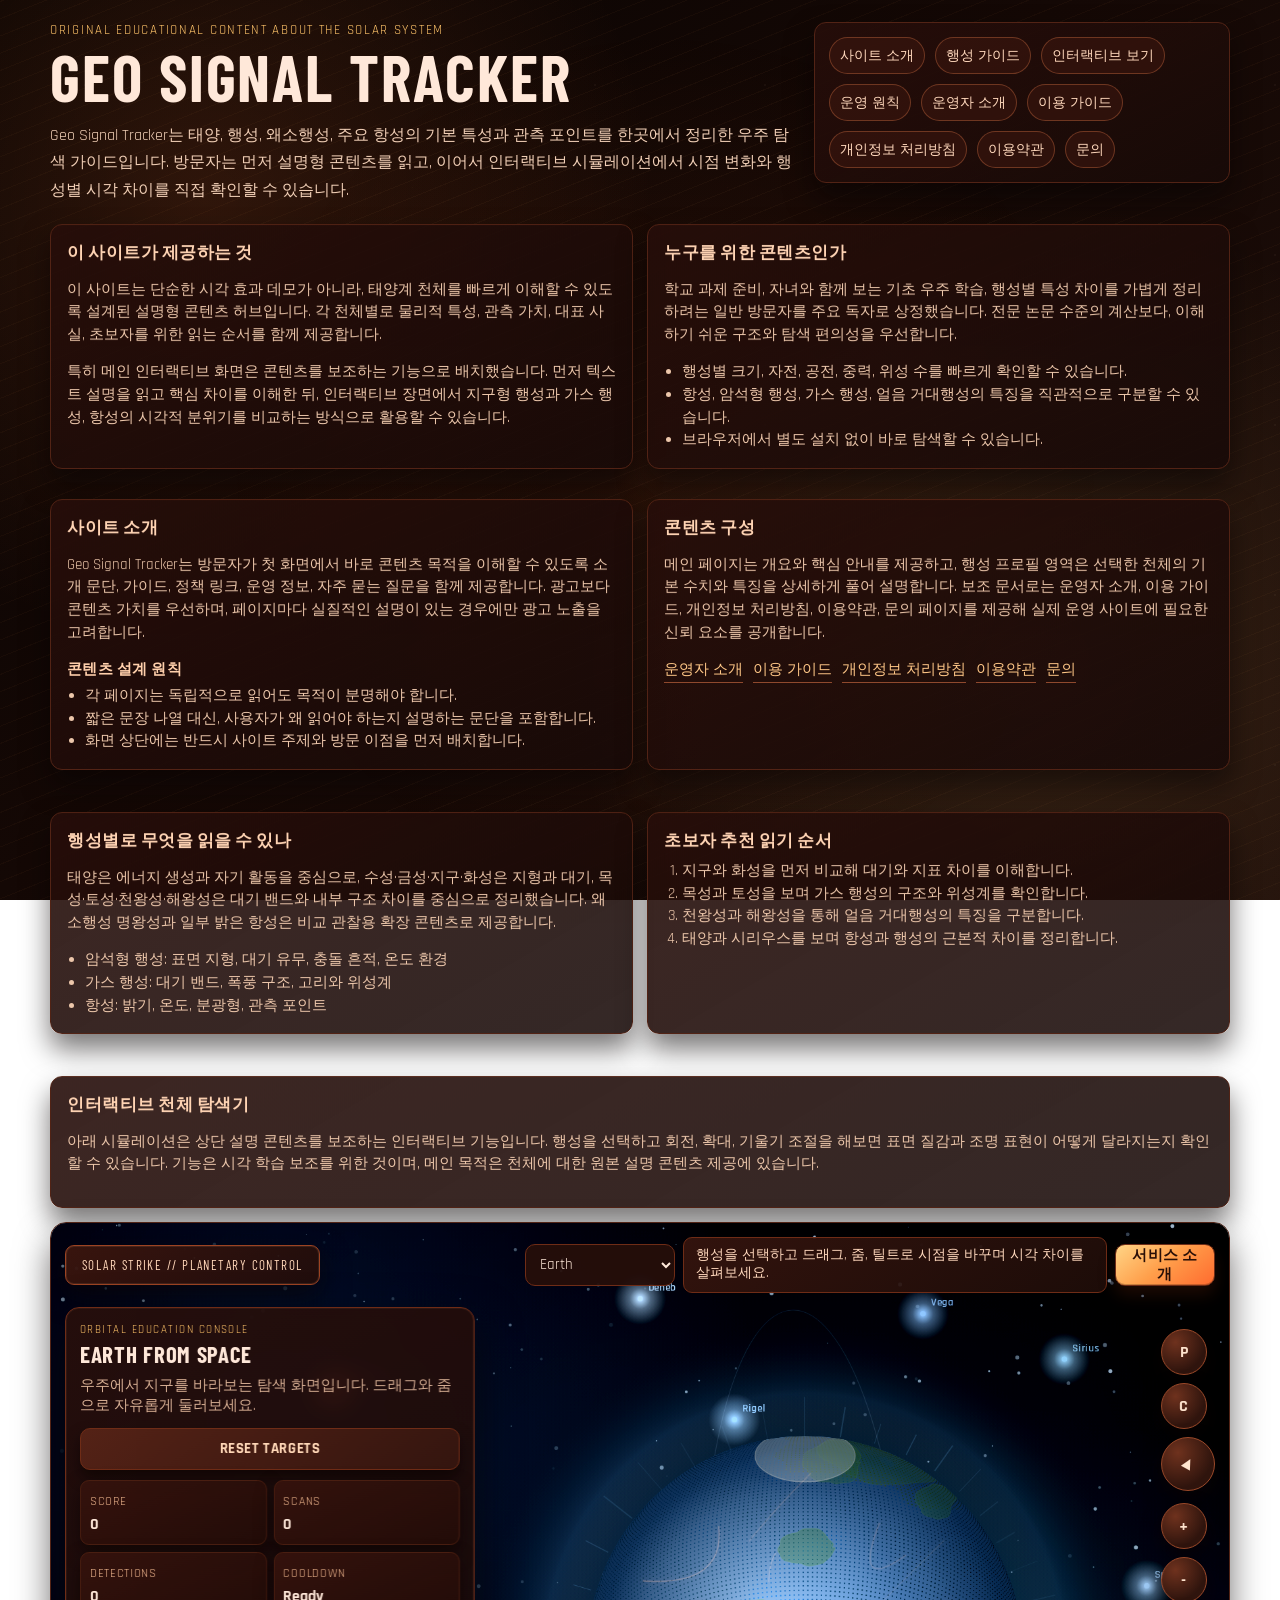
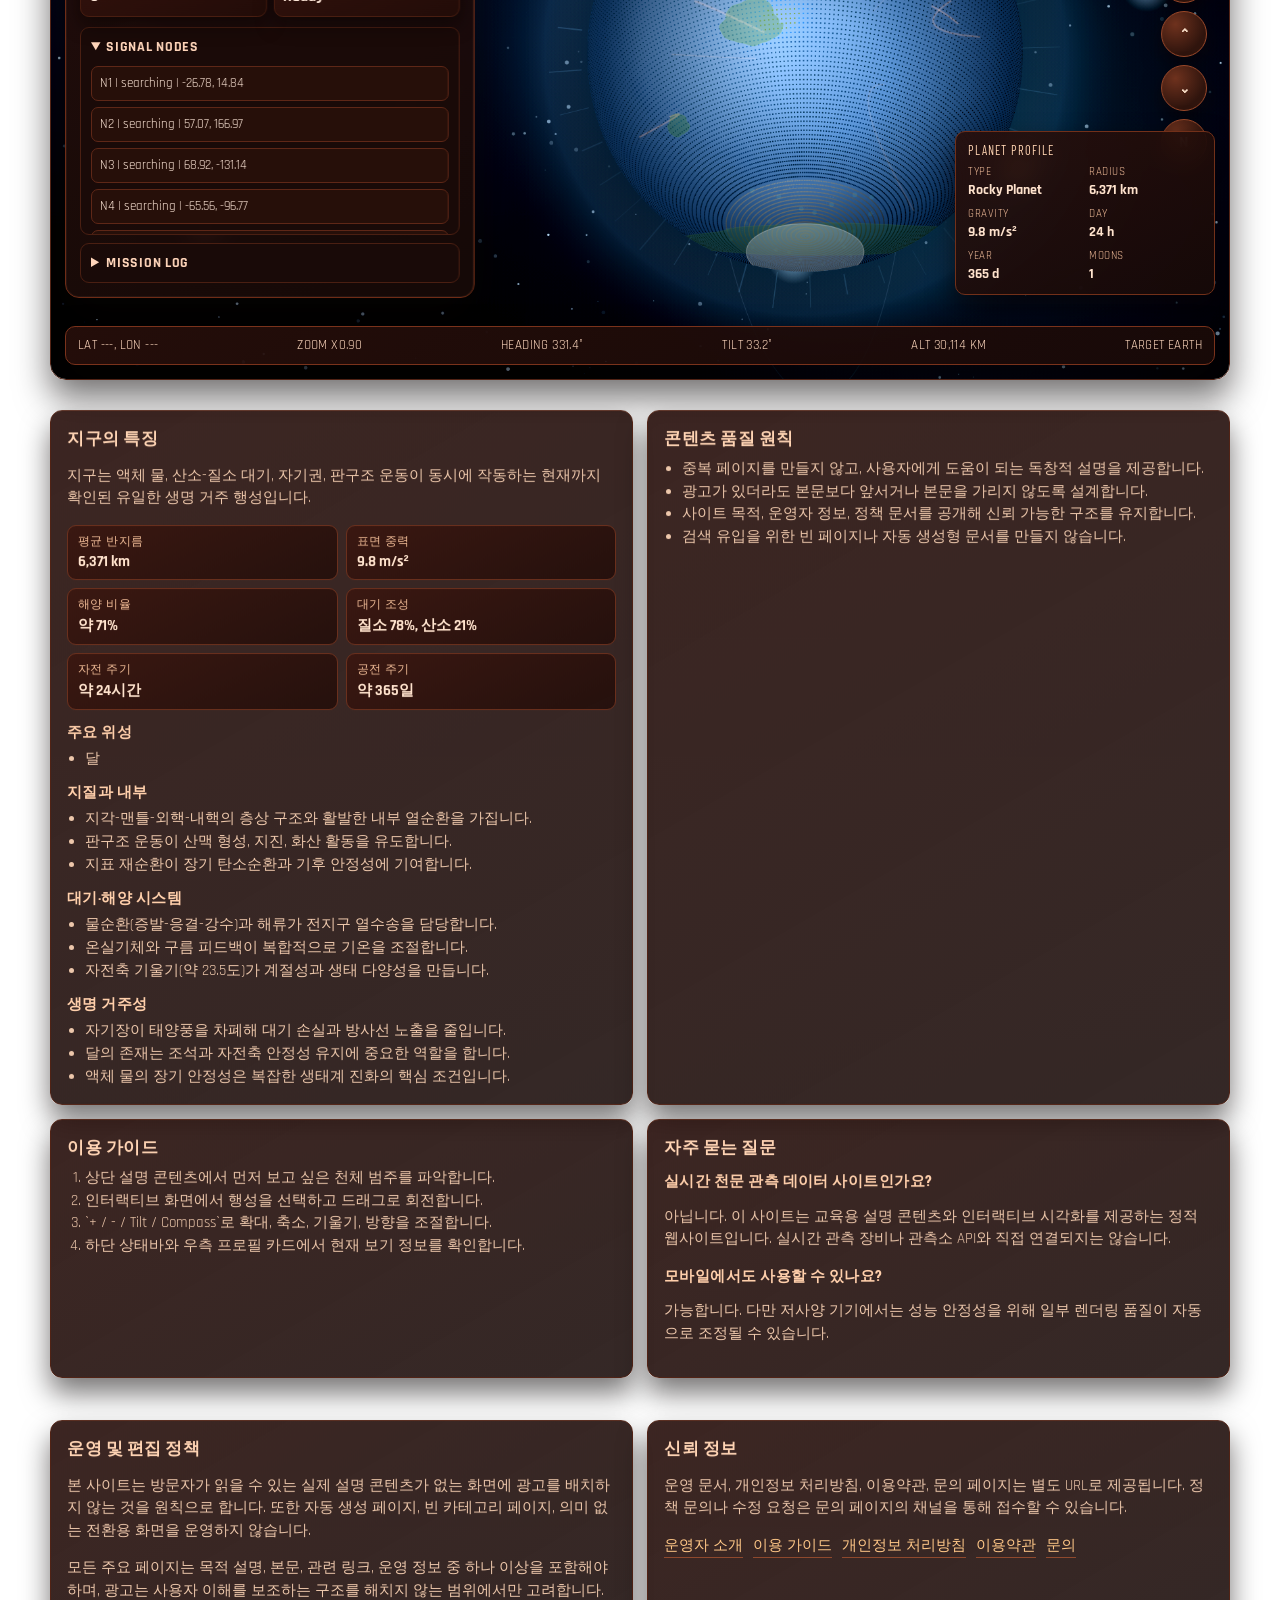
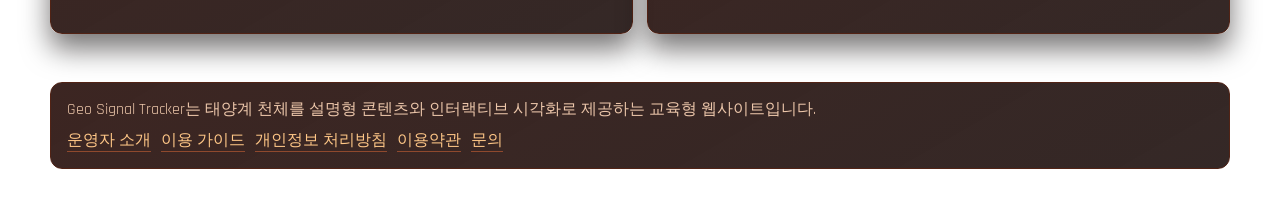
<file: index.html>
<!doctype html>
<html lang="ko">
<head>
  <meta charset="UTF-8" />
  <meta name="viewport" content="width=device-width, initial-scale=1.0" />
  <meta
    name="description"
    content="Geo Signal Tracker는 태양계 천체를 인터랙티브 시뮬레이션과 해설형 콘텐츠로 함께 제공하는 교육형 우주 탐색 웹사이트입니다."
  />
  <meta name="robots" content="index,follow,max-image-preview:large" />
  <meta name="google-adsense-account" content="ca-pub-2915741349735828" />
  <link rel="canonical" href="https://intheearth.web.app/" />
  <title>Geo Signal Tracker | 태양계 인터랙티브 가이드</title>
  <link rel="preconnect" href="https://fonts.googleapis.com" />
  <link rel="preconnect" href="https://fonts.gstatic.com" crossorigin />
  <link
    href="https://fonts.googleapis.com/css2?family=Barlow+Condensed:wght@500;700&family=Rajdhani:wght@400;500;700&display=swap"
    rel="stylesheet"
  />
  <link href="/style.css" rel="stylesheet" />
  <script type="application/ld+json">
    {
      "@context": "https://schema.org",
      "@type": "WebSite",
      "name": "Geo Signal Tracker",
      "url": "https://intheearth.web.app/",
      "inLanguage": "ko",
      "description": "태양계 천체를 인터랙티브 시뮬레이션과 해설형 콘텐츠로 함께 제공하는 교육형 웹사이트"
    }
  </script>
  <script
    async
    src="https://pagead2.googlesyndication.com/pagead/js/adsbygoogle.js?client=ca-pub-2915741349735828"
    crossorigin="anonymous"
  ></script>
</head>
<body>
  <a class="skip-link" href="#main-content">본문으로 건너뛰기</a>

  <header class="site-header">
    <div class="site-header-inner">
      <div>
        <p class="site-kicker">Original educational content about the Solar System</p>
        <h1 class="site-title">Geo Signal Tracker</h1>
        <p class="site-summary">
          Geo Signal Tracker는 태양, 행성, 왜소행성, 주요 항성의 기본 특성과 관측 포인트를
          한곳에서 정리한 우주 탐색 가이드입니다. 방문자는 먼저 설명형 콘텐츠를 읽고,
          이어서 인터랙티브 시뮬레이션에서 시점 변화와 행성별 시각 차이를 직접 확인할 수 있습니다.
        </p>
      </div>

      <nav class="site-nav" aria-label="주요 탐색">
        <a href="#why-this-site">사이트 소개</a>
        <a href="#planet-guide">행성 가이드</a>
        <a href="#interactive-explorer">인터랙티브 보기</a>
        <a href="#editorial-policy">운영 원칙</a>
        <a href="/about.html">운영자 소개</a>
        <a href="/guide.html">이용 가이드</a>
        <a href="/privacy.html">개인정보 처리방침</a>
        <a href="/terms.html">이용약관</a>
        <a href="/contact.html">문의</a>
      </nav>
    </div>
  </header>

  <main id="main-content" class="page-shell">
    <section class="hero-grid">
      <article class="content-card hero-card">
        <h2>이 사이트가 제공하는 것</h2>
        <p>
          이 사이트는 단순한 시각 효과 데모가 아니라, 태양계 천체를 빠르게 이해할 수 있도록
          설계된 설명형 콘텐츠 허브입니다. 각 천체별로 물리적 특성, 관측 가치, 대표 사실,
          초보자를 위한 읽는 순서를 함께 제공합니다.
        </p>
        <p>
          특히 메인 인터랙티브 화면은 콘텐츠를 보조하는 기능으로 배치했습니다.
          먼저 텍스트 설명을 읽고 핵심 차이를 이해한 뒤, 인터랙티브 장면에서 지구형 행성과 가스 행성,
          항성의 시각적 분위기를 비교하는 방식으로 활용할 수 있습니다.
        </p>
      </article>

      <article class="content-card hero-card">
        <h2>누구를 위한 콘텐츠인가</h2>
        <p>
          학교 과제 준비, 자녀와 함께 보는 기초 우주 학습, 행성별 특성 차이를 가볍게 정리하려는 일반 방문자를
          주요 독자로 상정했습니다. 전문 논문 수준의 계산보다, 이해하기 쉬운 구조와 탐색 편의성을 우선합니다.
        </p>
        <ul>
          <li>행성별 크기, 자전, 공전, 중력, 위성 수를 빠르게 확인할 수 있습니다.</li>
          <li>항성, 암석형 행성, 가스 행성, 얼음 거대행성의 특징을 직관적으로 구분할 수 있습니다.</li>
          <li>브라우저에서 별도 설치 없이 바로 탐색할 수 있습니다.</li>
        </ul>
      </article>
    </section>

    <section id="why-this-site" class="content-shell content-shell-wide">
      <article class="content-card">
        <h2>사이트 소개</h2>
        <p>
          Geo Signal Tracker는 방문자가 첫 화면에서 바로 콘텐츠 목적을 이해할 수 있도록
          소개 문단, 가이드, 정책 링크, 운영 정보, 자주 묻는 질문을 함께 제공합니다.
          광고보다 콘텐츠 가치를 우선하며, 페이지마다 실질적인 설명이 있는 경우에만 광고 노출을 고려합니다.
        </p>
        <h3>콘텐츠 설계 원칙</h3>
        <ul>
          <li>각 페이지는 독립적으로 읽어도 목적이 분명해야 합니다.</li>
          <li>짧은 문장 나열 대신, 사용자가 왜 읽어야 하는지 설명하는 문단을 포함합니다.</li>
          <li>화면 상단에는 반드시 사이트 주제와 방문 이점을 먼저 배치합니다.</li>
        </ul>
      </article>

      <article class="content-card">
        <h2>콘텐츠 구성</h2>
        <p>
          메인 페이지는 개요와 핵심 안내를 제공하고, 행성 프로필 영역은 선택한 천체의 기본 수치와 특징을
          상세하게 풀어 설명합니다. 보조 문서로는 운영자 소개, 이용 가이드, 개인정보 처리방침, 이용약관,
          문의 페이지를 제공해 실제 운영 사이트에 필요한 신뢰 요소를 공개합니다.
        </p>
        <p class="policy-links">
          <a href="/about.html">운영자 소개</a>
          <a href="/guide.html">이용 가이드</a>
          <a href="/privacy.html">개인정보 처리방침</a>
          <a href="/terms.html">이용약관</a>
          <a href="/contact.html">문의</a>
        </p>
      </article>
    </section>

    <section id="planet-guide" class="content-shell content-shell-wide">
      <article class="content-card">
        <h2>행성별로 무엇을 읽을 수 있나</h2>
        <p>
          태양은 에너지 생성과 자기 활동을 중심으로, 수성·금성·지구·화성은 지형과 대기,
          목성·토성·천왕성·해왕성은 대기 밴드와 내부 구조 차이를 중심으로 정리했습니다.
          왜소행성 명왕성과 일부 밝은 항성은 비교 관찰용 확장 콘텐츠로 제공합니다.
        </p>
        <ul>
          <li>암석형 행성: 표면 지형, 대기 유무, 충돌 흔적, 온도 환경</li>
          <li>가스 행성: 대기 밴드, 폭풍 구조, 고리와 위성계</li>
          <li>항성: 밝기, 온도, 분광형, 관측 포인트</li>
        </ul>
      </article>

      <article class="content-card">
        <h2>초보자 추천 읽기 순서</h2>
        <ol>
          <li>지구와 화성을 먼저 비교해 대기와 지표 차이를 이해합니다.</li>
          <li>목성과 토성을 보며 가스 행성의 구조와 위성계를 확인합니다.</li>
          <li>천왕성과 해왕성을 통해 얼음 거대행성의 특징을 구분합니다.</li>
          <li>태양과 시리우스를 보며 항성과 행성의 근본적 차이를 정리합니다.</li>
        </ol>
      </article>
    </section>

    <section id="interactive-explorer" class="interactive-section">
      <div class="interactive-intro content-card">
        <h2>인터랙티브 천체 탐색기</h2>
        <p>
          아래 시뮬레이션은 상단 설명 콘텐츠를 보조하는 인터랙티브 기능입니다.
          행성을 선택하고 회전, 확대, 기울기 조절을 해보면 표면 질감과 조명 표현이 어떻게 달라지는지 확인할 수 있습니다.
          기능은 시각 학습 보조를 위한 것이며, 메인 목적은 천체에 대한 원본 설명 콘텐츠 제공에 있습니다.
        </p>
      </div>

      <section class="globe-stage panel">
        <canvas id="globe-canvas" width="900" height="900" aria-label="interactive earth"></canvas>

        <header class="top-bar">
          <div class="brand">SOLAR STRIKE // PLANETARY CONTROL</div>
          <form id="strike-form" autocomplete="off" class="search-wrap">
            <select id="planet-select" name="planet" aria-label="Select planet">
              <option value="sun">Sun</option>
              <option value="mercury">Mercury</option>
              <option value="venus">Venus</option>
              <option value="earth" selected>Earth</option>
              <option value="mars">Mars</option>
              <option value="jupiter">Jupiter</option>
              <option value="saturn">Saturn</option>
              <option value="uranus">Uranus</option>
              <option value="neptune">Neptune</option>
              <option value="pluto">Pluto</option>
              <option value="blackhole">Black Hole</option>
              <option value="oort">Oort Cloud</option>
            </select>
            <p class="intro-chip">행성을 선택하고 드래그, 줌, 틸트로 시점을 바꾸며 시각 차이를 살펴보세요.</p>
            <button id="fire-btn" type="button">서비스 소개</button>
          </form>
        </header>

        <aside class="left-panel panel">
          <p class="eyebrow">Orbital Education Console</p>
          <h2 id="mission-title">Earth From Space</h2>
          <p id="mission-sub" class="sub">우주에서 지구를 바라보는 탐색 화면입니다. 드래그와 줌으로 자유롭게 둘러보세요.</p>

          <form class="scan-form">
            <button id="scan-btn" class="secondary" type="button">Reset Targets</button>
          </form>

          <div class="hud-grid">
            <div class="stat"><span>Score</span><strong id="score">0</strong></div>
            <div class="stat"><span>Scans</span><strong id="shots">0</strong></div>
            <div class="stat"><span>Detections</span><strong id="hits">0</strong></div>
            <div class="stat"><span>Cooldown</span><strong id="cooldown">Ready</strong></div>
          </div>

          <details class="drawer" open>
            <summary>Signal Nodes</summary>
            <ul id="node-list"></ul>
          </details>

          <details class="drawer">
            <summary>Mission Log</summary>
            <ul id="log"></ul>
          </details>
        </aside>

        <div class="map-tools">
          <button id="drag-mode" aria-label="Toggle drag target">P</button>
          <button id="cinema-mode" aria-label="Toggle cinema mode">C</button>
          <button id="compass-btn" aria-label="Reset north">
            <span id="compass-needle">▲</span>
          </button>
          <button id="zoom-in" aria-label="Zoom in">+</button>
          <button id="zoom-out" aria-label="Zoom out">-</button>
          <button id="tilt-up" aria-label="Tilt up">⌃</button>
          <button id="tilt-down" aria-label="Tilt down">⌄</button>
          <button id="reset-view" aria-label="Reset view">N</button>
        </div>

        <aside id="planet-info" class="planet-info panel">
          <p class="planet-info-title">Planet Profile</p>
          <div class="planet-info-grid">
            <div><span>Type</span><strong id="info-type">-</strong></div>
            <div><span>Radius</span><strong id="info-radius">-</strong></div>
            <div><span>Gravity</span><strong id="info-gravity">-</strong></div>
            <div><span>Day</span><strong id="info-day">-</strong></div>
            <div><span>Year</span><strong id="info-year">-</strong></div>
            <div><span>Moons</span><strong id="info-moons">-</strong></div>
          </div>
        </aside>

        <footer class="status-bar">
          <span id="view-coord">Lat ---, Lon ---</span>
          <span id="view-zoom">Zoom x1.00</span>
          <span id="view-heading">Heading ---</span>
          <span id="view-tilt">Tilt ---</span>
          <span id="view-alt">Alt --- km</span>
          <span id="view-target">Target Earth</span>
        </footer>
      </section>
    </section>

    <section class="content-shell">
      <article class="content-card" id="planet-feature-card">
        <h2 id="planet-feature-title">지구의 특징</h2>
        <p id="planet-feature-intro">
          지구는 액체 물, 산소-질소 대기, 자기권, 판구조 운동이 동시에 작동하는 현재까지 확인된 유일한 생명 거주 행성입니다.
        </p>
        <div id="planet-fact-list" class="earth-facts-grid"></div>
        <div id="planet-feature-sections"></div>
      </article>

      <article class="content-card">
        <h2>콘텐츠 품질 원칙</h2>
        <ul>
          <li>중복 페이지를 만들지 않고, 사용자에게 도움이 되는 독창적 설명을 제공합니다.</li>
          <li>광고가 있더라도 본문보다 앞서거나 본문을 가리지 않도록 설계합니다.</li>
          <li>사이트 목적, 운영자 정보, 정책 문서를 공개해 신뢰 가능한 구조를 유지합니다.</li>
          <li>검색 유입을 위한 빈 페이지나 자동 생성형 문서를 만들지 않습니다.</li>
        </ul>
      </article>

      <article class="content-card">
        <h2>이용 가이드</h2>
        <ol>
          <li>상단 설명 콘텐츠에서 먼저 보고 싶은 천체 범주를 파악합니다.</li>
          <li>인터랙티브 화면에서 행성을 선택하고 드래그로 회전합니다.</li>
          <li>`+ / - / Tilt / Compass`로 확대, 축소, 기울기, 방향을 조절합니다.</li>
          <li>하단 상태바와 우측 프로필 카드에서 현재 보기 정보를 확인합니다.</li>
        </ol>
      </article>

      <article class="content-card">
        <h2>자주 묻는 질문</h2>
        <h3>실시간 천문 관측 데이터 사이트인가요?</h3>
        <p>
          아닙니다. 이 사이트는 교육용 설명 콘텐츠와 인터랙티브 시각화를 제공하는 정적 웹사이트입니다.
          실시간 관측 장비나 관측소 API와 직접 연결되지는 않습니다.
        </p>
        <h3>모바일에서도 사용할 수 있나요?</h3>
        <p>
          가능합니다. 다만 저사양 기기에서는 성능 안정성을 위해 일부 렌더링 품질이 자동으로 조정될 수 있습니다.
        </p>
      </article>
    </section>

    <section id="editorial-policy" class="content-shell content-shell-wide">
      <article class="content-card">
        <h2>운영 및 편집 정책</h2>
        <p>
          본 사이트는 방문자가 읽을 수 있는 실제 설명 콘텐츠가 없는 화면에 광고를 배치하지 않는 것을 원칙으로 합니다.
          또한 자동 생성 페이지, 빈 카테고리 페이지, 의미 없는 전환용 화면을 운영하지 않습니다.
        </p>
        <p>
          모든 주요 페이지는 목적 설명, 본문, 관련 링크, 운영 정보 중 하나 이상을 포함해야 하며,
          광고는 사용자 이해를 보조하는 구조를 해치지 않는 범위에서만 고려합니다.
        </p>
      </article>

      <article class="content-card">
        <h2>신뢰 정보</h2>
        <p>
          운영 문서, 개인정보 처리방침, 이용약관, 문의 페이지는 별도 URL로 제공됩니다.
          정책 문의나 수정 요청은 문의 페이지의 채널을 통해 접수할 수 있습니다.
        </p>
        <p class="policy-links">
          <a href="/about.html">운영자 소개</a>
          <a href="/guide.html">이용 가이드</a>
          <a href="/privacy.html">개인정보 처리방침</a>
          <a href="/terms.html">이용약관</a>
          <a href="/contact.html">문의</a>
        </p>
      </article>
    </section>
  </main>

  <footer class="site-footer">
    <p>Geo Signal Tracker는 태양계 천체를 설명형 콘텐츠와 인터랙티브 시각화로 제공하는 교육형 웹사이트입니다.</p>
    <p class="policy-links">
      <a href="/about.html">운영자 소개</a>
      <a href="/guide.html">이용 가이드</a>
      <a href="/privacy.html">개인정보 처리방침</a>
      <a href="/terms.html">이용약관</a>
      <a href="/contact.html">문의</a>
    </p>
  </footer>

  <script defer src="/main.js"></script>
</body>
</html>
</file>
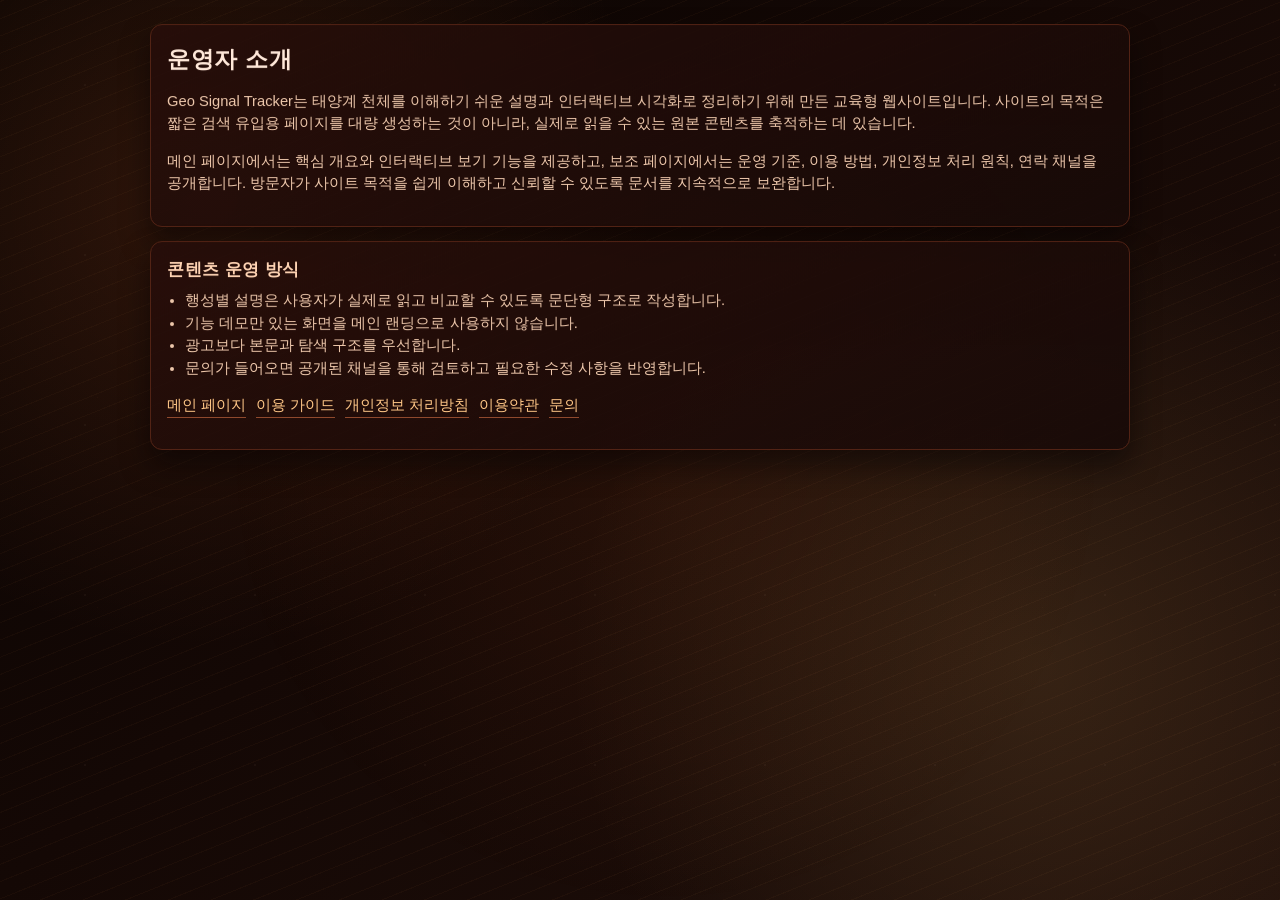
<file: about.html>
<!doctype html>
<html lang="ko">
<head>
  <meta charset="UTF-8" />
  <meta name="viewport" content="width=device-width, initial-scale=1.0" />
  <meta name="description" content="Geo Signal Tracker 운영자 소개와 사이트 제작 목적" />
  <meta name="google-adsense-account" content="ca-pub-2915741349735828" />
  <title>운영자 소개 | Geo Signal Tracker</title>
  <link rel="stylesheet" href="/style.css" />
</head>
<body>
  <main class="simple-page">
    <article class="content-card">
      <h1>운영자 소개</h1>
      <p>
        Geo Signal Tracker는 태양계 천체를 이해하기 쉬운 설명과 인터랙티브 시각화로 정리하기 위해 만든 교육형 웹사이트입니다.
        사이트의 목적은 짧은 검색 유입용 페이지를 대량 생성하는 것이 아니라, 실제로 읽을 수 있는 원본 콘텐츠를 축적하는 데 있습니다.
      </p>
      <p>
        메인 페이지에서는 핵심 개요와 인터랙티브 보기 기능을 제공하고, 보조 페이지에서는 운영 기준, 이용 방법,
        개인정보 처리 원칙, 연락 채널을 공개합니다. 방문자가 사이트 목적을 쉽게 이해하고 신뢰할 수 있도록 문서를 지속적으로 보완합니다.
      </p>
    </article>

    <article class="content-card">
      <h2>콘텐츠 운영 방식</h2>
      <ul>
        <li>행성별 설명은 사용자가 실제로 읽고 비교할 수 있도록 문단형 구조로 작성합니다.</li>
        <li>기능 데모만 있는 화면을 메인 랜딩으로 사용하지 않습니다.</li>
        <li>광고보다 본문과 탐색 구조를 우선합니다.</li>
        <li>문의가 들어오면 공개된 채널을 통해 검토하고 필요한 수정 사항을 반영합니다.</li>
      </ul>
      <p class="policy-links">
        <a href="/index.html">메인 페이지</a>
        <a href="/guide.html">이용 가이드</a>
        <a href="/privacy.html">개인정보 처리방침</a>
        <a href="/terms.html">이용약관</a>
        <a href="/contact.html">문의</a>
      </p>
    </article>
  </main>
</body>
</html>
</file>
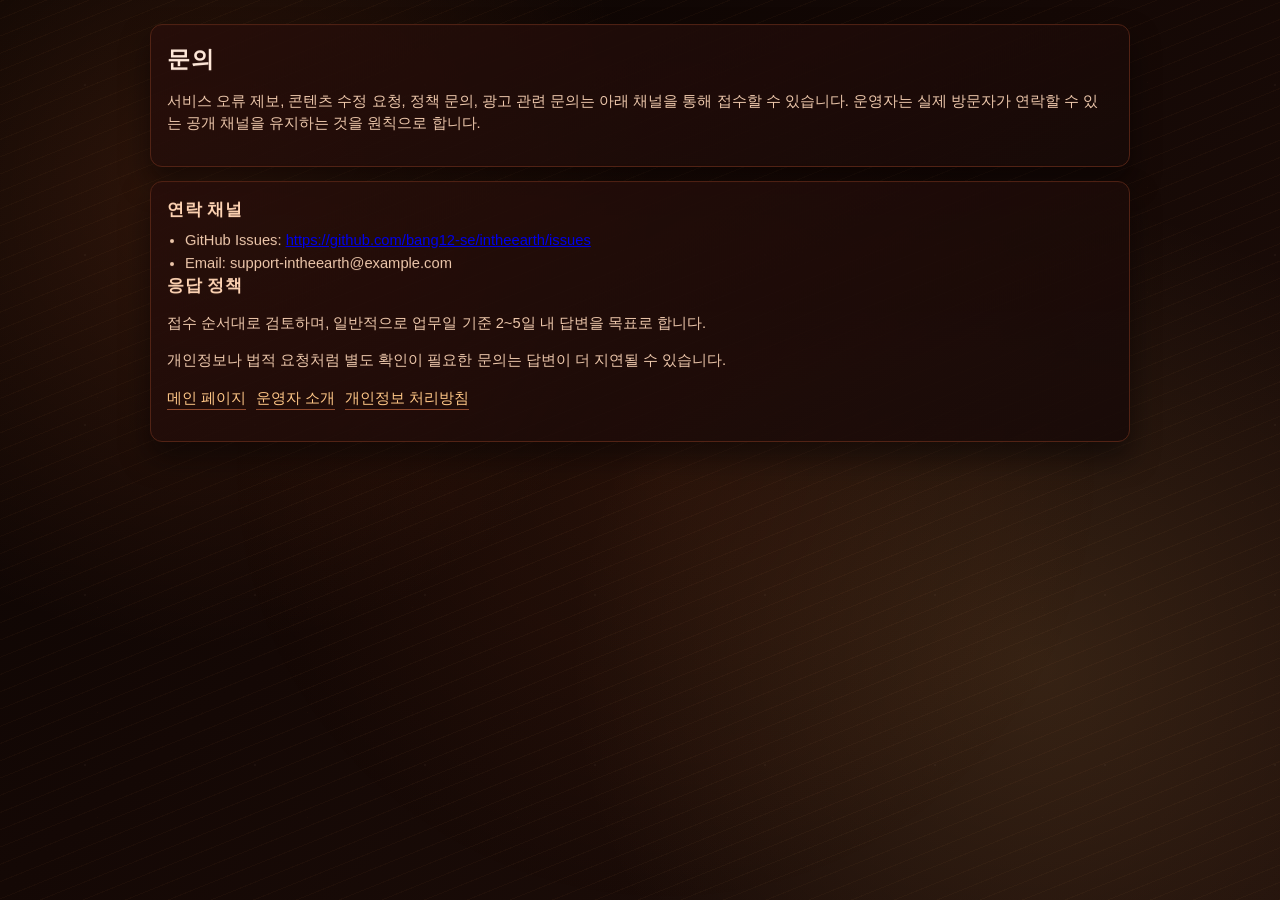
<file: contact.html>
<!doctype html>
<html lang="ko">
<head>
  <meta charset="UTF-8" />
  <meta name="viewport" content="width=device-width, initial-scale=1.0" />
  <meta name="description" content="Geo Signal Tracker 문의 채널 안내" />
  <meta name="google-adsense-account" content="ca-pub-2915741349735828" />
  <title>문의 | Geo Signal Tracker</title>
  <link rel="stylesheet" href="/style.css" />
</head>
<body>
  <main class="simple-page">
    <article class="content-card">
      <h1>문의</h1>
      <p>
        서비스 오류 제보, 콘텐츠 수정 요청, 정책 문의, 광고 관련 문의는 아래 채널을 통해 접수할 수 있습니다.
        운영자는 실제 방문자가 연락할 수 있는 공개 채널을 유지하는 것을 원칙으로 합니다.
      </p>
    </article>

    <article class="content-card">
      <h2>연락 채널</h2>
      <ul>
        <li>GitHub Issues: <a href="https://github.com/bang12-se/intheearth/issues">https://github.com/bang12-se/intheearth/issues</a></li>
        <li>Email: support-intheearth@example.com</li>
      </ul>

      <h2>응답 정책</h2>
      <p>접수 순서대로 검토하며, 일반적으로 업무일 기준 2~5일 내 답변을 목표로 합니다.</p>
      <p>개인정보나 법적 요청처럼 별도 확인이 필요한 문의는 답변이 더 지연될 수 있습니다.</p>

      <p class="policy-links">
        <a href="/index.html">메인 페이지</a>
        <a href="/about.html">운영자 소개</a>
        <a href="/privacy.html">개인정보 처리방침</a>
      </p>
    </article>
  </main>
</body>
</html>
</file>
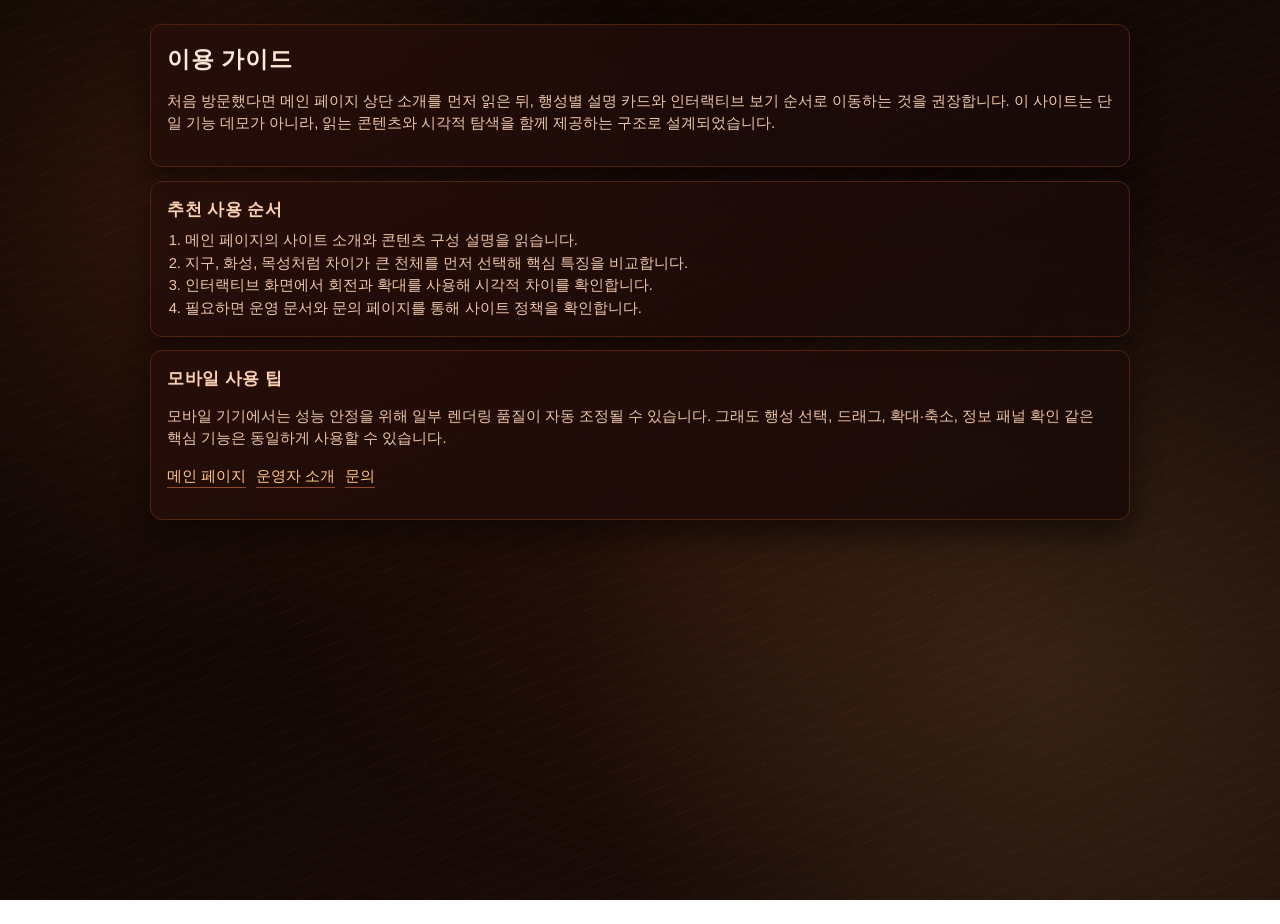
<file: guide.html>
<!doctype html>
<html lang="ko">
<head>
  <meta charset="UTF-8" />
  <meta name="viewport" content="width=device-width, initial-scale=1.0" />
  <meta name="description" content="Geo Signal Tracker 이용 가이드와 읽기 순서 안내" />
  <meta name="google-adsense-account" content="ca-pub-2915741349735828" />
  <title>이용 가이드 | Geo Signal Tracker</title>
  <link rel="stylesheet" href="/style.css" />
</head>
<body>
  <main class="simple-page">
    <article class="content-card">
      <h1>이용 가이드</h1>
      <p>
        처음 방문했다면 메인 페이지 상단 소개를 먼저 읽은 뒤, 행성별 설명 카드와 인터랙티브 보기 순서로 이동하는 것을 권장합니다.
        이 사이트는 단일 기능 데모가 아니라, 읽는 콘텐츠와 시각적 탐색을 함께 제공하는 구조로 설계되었습니다.
      </p>
    </article>

    <article class="content-card">
      <h2>추천 사용 순서</h2>
      <ol>
        <li>메인 페이지의 사이트 소개와 콘텐츠 구성 설명을 읽습니다.</li>
        <li>지구, 화성, 목성처럼 차이가 큰 천체를 먼저 선택해 핵심 특징을 비교합니다.</li>
        <li>인터랙티브 화면에서 회전과 확대를 사용해 시각적 차이를 확인합니다.</li>
        <li>필요하면 운영 문서와 문의 페이지를 통해 사이트 정책을 확인합니다.</li>
      </ol>
    </article>

    <article class="content-card">
      <h2>모바일 사용 팁</h2>
      <p>
        모바일 기기에서는 성능 안정을 위해 일부 렌더링 품질이 자동 조정될 수 있습니다.
        그래도 행성 선택, 드래그, 확대·축소, 정보 패널 확인 같은 핵심 기능은 동일하게 사용할 수 있습니다.
      </p>
      <p class="policy-links">
        <a href="/index.html">메인 페이지</a>
        <a href="/about.html">운영자 소개</a>
        <a href="/contact.html">문의</a>
      </p>
    </article>
  </main>
</body>
</html>
</file>
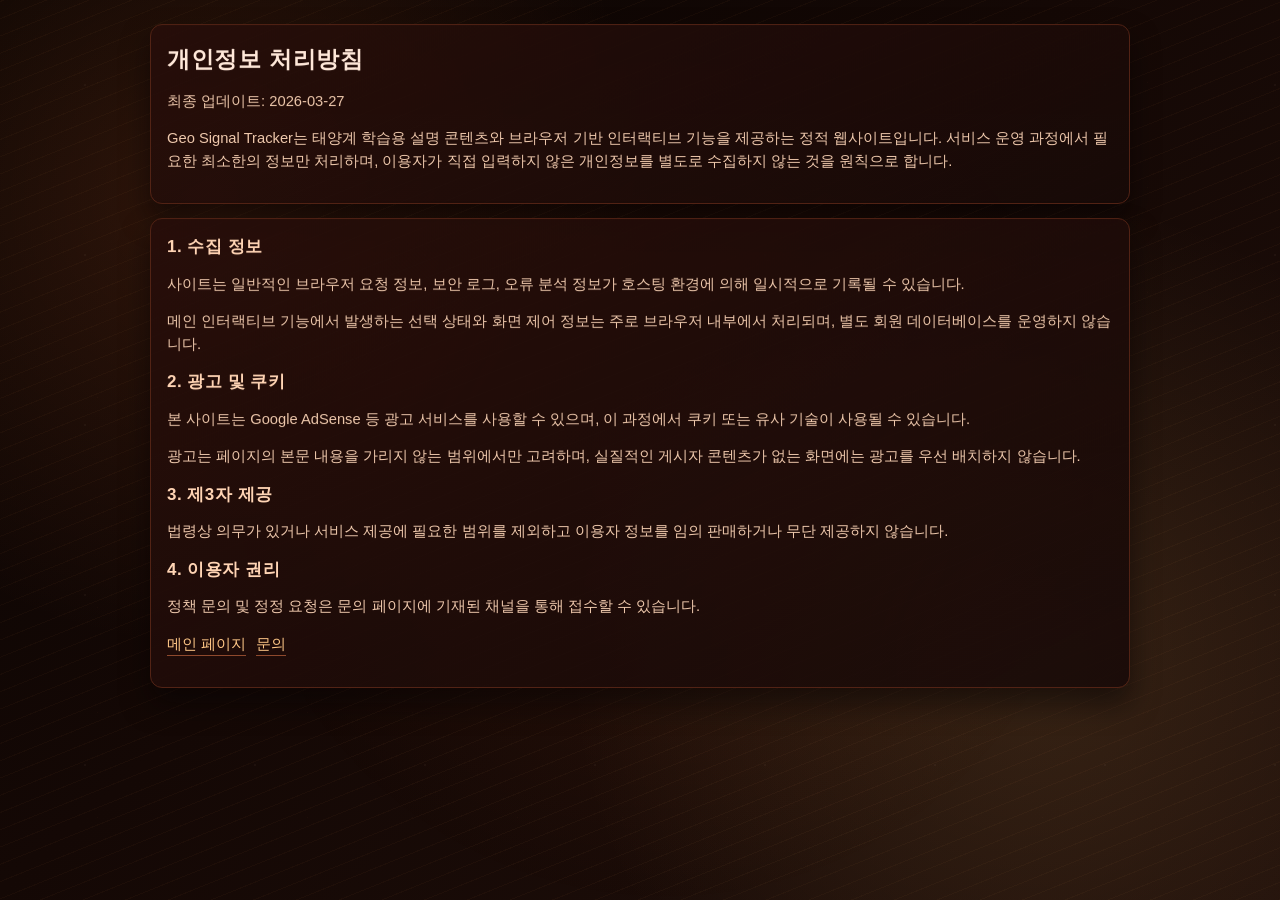
<file: privacy.html>
<!doctype html>
<html lang="ko">
<head>
  <meta charset="UTF-8" />
  <meta name="viewport" content="width=device-width, initial-scale=1.0" />
  <meta name="description" content="Geo Signal Tracker 개인정보 처리방침" />
  <meta name="google-adsense-account" content="ca-pub-2915741349735828" />
  <title>개인정보 처리방침 | Geo Signal Tracker</title>
  <link rel="stylesheet" href="/style.css" />
</head>
<body>
  <main class="simple-page">
    <article class="content-card">
      <h1>개인정보 처리방침</h1>
      <p>최종 업데이트: 2026-03-27</p>
      <p>
        Geo Signal Tracker는 태양계 학습용 설명 콘텐츠와 브라우저 기반 인터랙티브 기능을 제공하는 정적 웹사이트입니다.
        서비스 운영 과정에서 필요한 최소한의 정보만 처리하며, 이용자가 직접 입력하지 않은 개인정보를 별도로 수집하지 않는 것을 원칙으로 합니다.
      </p>
    </article>

    <article class="content-card">
      <h2>1. 수집 정보</h2>
      <p>사이트는 일반적인 브라우저 요청 정보, 보안 로그, 오류 분석 정보가 호스팅 환경에 의해 일시적으로 기록될 수 있습니다.</p>
      <p>메인 인터랙티브 기능에서 발생하는 선택 상태와 화면 제어 정보는 주로 브라우저 내부에서 처리되며, 별도 회원 데이터베이스를 운영하지 않습니다.</p>

      <h2>2. 광고 및 쿠키</h2>
      <p>본 사이트는 Google AdSense 등 광고 서비스를 사용할 수 있으며, 이 과정에서 쿠키 또는 유사 기술이 사용될 수 있습니다.</p>
      <p>광고는 페이지의 본문 내용을 가리지 않는 범위에서만 고려하며, 실질적인 게시자 콘텐츠가 없는 화면에는 광고를 우선 배치하지 않습니다.</p>

      <h2>3. 제3자 제공</h2>
      <p>법령상 의무가 있거나 서비스 제공에 필요한 범위를 제외하고 이용자 정보를 임의 판매하거나 무단 제공하지 않습니다.</p>

      <h2>4. 이용자 권리</h2>
      <p>정책 문의 및 정정 요청은 문의 페이지에 기재된 채널을 통해 접수할 수 있습니다.</p>

      <p class="policy-links">
        <a href="/index.html">메인 페이지</a>
        <a href="/contact.html">문의</a>
      </p>
    </article>
  </main>
</body>
</html>
</file>
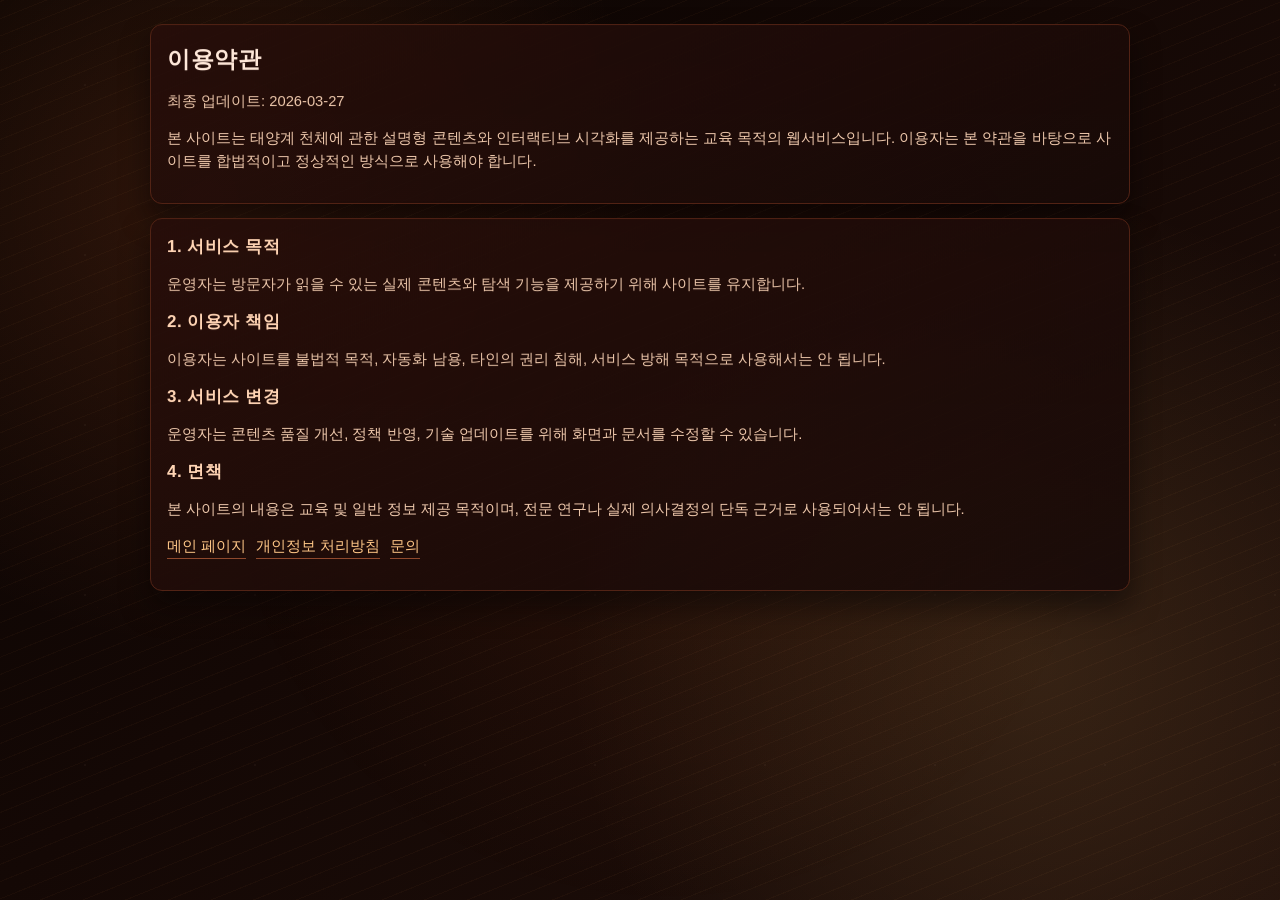
<file: terms.html>
<!doctype html>
<html lang="ko">
<head>
  <meta charset="UTF-8" />
  <meta name="viewport" content="width=device-width, initial-scale=1.0" />
  <meta name="description" content="Geo Signal Tracker 이용약관" />
  <meta name="google-adsense-account" content="ca-pub-2915741349735828" />
  <title>이용약관 | Geo Signal Tracker</title>
  <link rel="stylesheet" href="/style.css" />
</head>
<body>
  <main class="simple-page">
    <article class="content-card">
      <h1>이용약관</h1>
      <p>최종 업데이트: 2026-03-27</p>
      <p>
        본 사이트는 태양계 천체에 관한 설명형 콘텐츠와 인터랙티브 시각화를 제공하는 교육 목적의 웹서비스입니다.
        이용자는 본 약관을 바탕으로 사이트를 합법적이고 정상적인 방식으로 사용해야 합니다.
      </p>
    </article>

    <article class="content-card">
      <h2>1. 서비스 목적</h2>
      <p>운영자는 방문자가 읽을 수 있는 실제 콘텐츠와 탐색 기능을 제공하기 위해 사이트를 유지합니다.</p>

      <h2>2. 이용자 책임</h2>
      <p>이용자는 사이트를 불법적 목적, 자동화 남용, 타인의 권리 침해, 서비스 방해 목적으로 사용해서는 안 됩니다.</p>

      <h2>3. 서비스 변경</h2>
      <p>운영자는 콘텐츠 품질 개선, 정책 반영, 기술 업데이트를 위해 화면과 문서를 수정할 수 있습니다.</p>

      <h2>4. 면책</h2>
      <p>본 사이트의 내용은 교육 및 일반 정보 제공 목적이며, 전문 연구나 실제 의사결정의 단독 근거로 사용되어서는 안 됩니다.</p>

      <p class="policy-links">
        <a href="/index.html">메인 페이지</a>
        <a href="/privacy.html">개인정보 처리방침</a>
        <a href="/contact.html">문의</a>
      </p>
    </article>
  </main>
</body>
</html>
</file>
<file: style.css>
:root {
  --bg-0: #090402;
  --bg-1: #140805;
  --bg-2: #1f0f0a;
  --panel: rgba(28, 11, 8, 0.86);
  --panel-strong: rgba(38, 14, 10, 0.94);
  --line: #6f2c16;
  --line-soft: #4a1f12;
  --text: #ffe8d9;
  --muted: #d6ae93;
  --accent: #ff7a2a;
  --accent-2: #ffc46a;
  --good: #9af0ce;
  --alert: #ff7c68;
}

* {
  box-sizing: border-box;
}

body {
  margin: 0;
  min-height: 100vh;
  font-family: "Rajdhani", "Noto Sans KR", sans-serif;
  color: var(--text);
  background:
    radial-gradient(circle at 16% 22%, rgba(255, 119, 54, 0.14), transparent 35%),
    radial-gradient(circle at 81% 74%, rgba(255, 196, 106, 0.12), transparent 38%),
    linear-gradient(140deg, var(--bg-0) 0%, var(--bg-1) 45%, var(--bg-2) 100%);
  background-attachment: fixed;
}

body::before,
body::after {
  content: "";
  position: fixed;
  inset: 0;
  pointer-events: none;
  z-index: -1;
}

body::before {
  background:
    radial-gradient(circle at 52% 52%, rgba(255, 117, 49, 0.08) 0, rgba(255, 117, 49, 0) 54%),
    repeating-linear-gradient(
      -22deg,
      rgba(255, 169, 92, 0.035) 0 1px,
      rgba(255, 169, 92, 0) 1px 16px
    );
}

body::after {
  background-image:
    radial-gradient(circle, rgba(255, 234, 216, 0.2) 0 0.7px, transparent 0.8px),
    radial-gradient(circle, rgba(255, 175, 114, 0.14) 0 0.5px, transparent 0.7px);
  background-size: 170px 170px, 105px 105px;
  background-position: 0 0, 45px 30px;
  opacity: 0.22;
}

.earth-app {
  width: 100vw;
  min-height: 100vh;
  perspective: 1300px;
}

.panel {
  border: 1px solid var(--line);
  border-radius: 14px;
  backdrop-filter: blur(12px);
}

.globe-stage {
  position: relative;
  min-height: 100vh;
  overflow: hidden;
  border: 0;
  border-radius: 0;
  transform-style: preserve-3d;
  transition: transform 220ms ease-out;
}

#globe-canvas {
  width: 100%;
  height: 100vh;
  display: block;
  touch-action: none;
  cursor: grab;
  filter: saturate(1.2) contrast(1.14) brightness(1.03);
}

#globe-canvas.dragging {
  cursor: grabbing;
}

.top-bar {
  position: absolute;
  top: 14px;
  left: 14px;
  right: 14px;
  display: flex;
  justify-content: space-between;
  align-items: center;
  gap: 14px;
  pointer-events: none;
  transform: translate3d(0, 0, 22px);
  transition: transform 180ms ease-out;
}

.brand {
  padding: 11px 16px;
  border-radius: 9px;
  border: 1px solid #9d4322;
  background:
    linear-gradient(145deg, rgba(61, 22, 14, 0.92), rgba(35, 14, 10, 0.9));
  letter-spacing: 0.11em;
  text-transform: uppercase;
  font-size: 0.82rem;
  font-family: "Barlow Condensed", "Rajdhani", sans-serif;
  color: #ffd6b9;
  box-shadow:
    0 10px 28px rgba(13, 6, 4, 0.65),
    inset 0 0 0 1px rgba(255, 194, 149, 0.1);
}

.search-wrap {
  width: min(690px, 72vw);
  display: flex;
  gap: 8px;
  align-items: center;
  pointer-events: auto;
}

.search-wrap .intro-chip {
  flex: 1 1 auto;
  margin: 0;
  padding: 9px 12px;
  border: 1px solid #6f2c16;
  border-radius: 9px;
  background: linear-gradient(145deg, rgba(53, 20, 14, 0.94), rgba(31, 13, 9, 0.92));
  color: #ffd8bd;
  font-size: 0.85rem;
  line-height: 1.3;
}

#planet-select {
  flex: 0 0 150px;
}

.left-panel {
  position: absolute;
  top: 84px;
  left: 14px;
  width: min(410px, 92vw);
  max-height: calc(100vh - 180px);
  overflow: auto;
  background:
    linear-gradient(152deg, rgba(40, 15, 11, 0.91), rgba(23, 10, 8, 0.9));
  padding: 14px;
  box-shadow:
    0 20px 46px rgba(8, 4, 3, 0.66),
    inset 0 0 0 1px rgba(255, 202, 163, 0.06);
  transform: translate3d(0, 0, 36px) rotateX(0deg) rotateY(2.4deg);
  transform-origin: left center;
  transition: transform 220ms ease-out;
}

.eyebrow {
  margin: 0;
  text-transform: uppercase;
  letter-spacing: 0.13em;
  color: var(--accent-2);
  font-size: 0.71rem;
}

h1 {
  margin: 3px 0 8px;
  font-size: 1.44rem;
  font-family: "Barlow Condensed", "Rajdhani", sans-serif;
  letter-spacing: 0.03em;
  text-transform: uppercase;
}

.sub {
  margin: 0 0 11px;
  color: var(--muted);
  font-size: 0.91rem;
  line-height: 1.4;
}

.scan-form {
  margin-bottom: 10px;
}

.hud-grid {
  display: grid;
  grid-template-columns: repeat(2, 1fr);
  gap: 7px;
  margin-bottom: 10px;
}

.stat {
  border: 1px solid var(--line-soft);
  border-radius: 9px;
  padding: 9px;
  background: linear-gradient(155deg, rgba(54, 19, 13, 0.95), rgba(35, 13, 9, 0.92));
  transform: translateZ(16px);
  box-shadow: 0 8px 18px rgba(9, 4, 2, 0.54);
}

.stat span {
  color: #f6bc93;
  font-size: 0.72rem;
  text-transform: uppercase;
  letter-spacing: 0.06em;
}

.stat strong {
  display: block;
  margin-top: 3px;
  font-size: 1rem;
}

.drawer {
  margin-top: 8px;
  border: 1px solid var(--line-soft);
  border-radius: 9px;
  background: rgba(26, 11, 8, 0.9);
  overflow: hidden;
}

.drawer summary {
  cursor: pointer;
  padding: 10px;
  font-weight: 700;
  font-size: 0.9rem;
  color: #ffd5ba;
  text-transform: uppercase;
  letter-spacing: 0.05em;
}

#node-list,
#log {
  list-style: none;
  margin: 0;
  padding: 0 10px 10px;
  display: grid;
  gap: 6px;
  max-height: 168px;
  overflow: auto;
}

#node-list li,
#log li {
  border: 1px solid #5e2717;
  border-radius: 7px;
  padding: 8px;
  background: rgba(40, 15, 10, 0.95);
  font-size: 0.84rem;
}

#node-list li.detected {
  border-color: #4cb592;
  color: var(--good);
}

input,
select,
button {
  height: 42px;
  border-radius: 10px;
  border: 1px solid var(--line);
  font-size: 0.93rem;
  font-family: inherit;
}

input {
  width: 100%;
  background: var(--panel-strong);
  color: var(--text);
  padding: 0 12px;
}

select {
  min-width: 148px;
  background: var(--panel-strong);
  color: var(--text);
  padding: 0 10px;
}

button {
  background: linear-gradient(140deg, #ffd586, #ff9f4b 48%, #ff6b2f 100%);
  color: #2a0f07;
  font-weight: 700;
  text-transform: uppercase;
  letter-spacing: 0.04em;
  padding: 0 14px;
  cursor: pointer;
  box-shadow: 0 9px 16px rgba(85, 29, 10, 0.34), inset 0 -1px 0 rgba(0, 0, 0, 0.22);
}

button:hover {
  filter: brightness(1.05);
}

button:disabled {
  opacity: 0.62;
  cursor: not-allowed;
}

.secondary {
  width: 100%;
  background: linear-gradient(145deg, #542216, #34150f);
  color: #ffd7b7;
  box-shadow: 0 8px 14px rgba(8, 3, 2, 0.55);
}

.map-tools {
  position: absolute;
  right: 14px;
  top: 106px;
  display: grid;
  gap: 8px;
  transform: translate3d(0, 0, 32px) rotateX(0deg) rotateY(-2deg);
  transition: transform 220ms ease-out;
}

.planet-info {
  position: absolute;
  right: 14px;
  bottom: 84px;
  width: min(260px, 68vw);
  padding: 11px 12px;
  border: 1px solid #723019;
  border-radius: 10px;
  background: linear-gradient(152deg, rgba(40, 15, 11, 0.92), rgba(24, 10, 8, 0.88));
  box-shadow: 0 12px 26px rgba(8, 4, 3, 0.62);
  transform: translate3d(0, 0, 24px);
  transition: transform 220ms ease-out;
}

.planet-info-title {
  margin: 0 0 8px;
  color: #ffd4b2;
  font-size: 0.78rem;
  letter-spacing: 0.08em;
  text-transform: uppercase;
  font-family: "Barlow Condensed", "Rajdhani", sans-serif;
}

.planet-info-grid {
  display: grid;
  grid-template-columns: repeat(2, minmax(0, 1fr));
  gap: 8px;
}

.planet-info-grid span {
  display: block;
  color: #efbb98;
  font-size: 0.69rem;
  text-transform: uppercase;
  letter-spacing: 0.05em;
}

.planet-info-grid strong {
  display: block;
  margin-top: 2px;
  color: #ffe3cd;
  font-size: 0.86rem;
}

.map-tools button {
  width: 46px;
  height: 46px;
  padding: 0;
  border-radius: 50%;
  background: radial-gradient(circle at 30% 28%, #6f321e, #2f140d 68%);
  color: #ffe5cf;
  border: 1px solid #9d4a2a;
  font-size: 1rem;
  display: grid;
  place-items: center;
  box-shadow: 0 9px 20px rgba(11, 5, 3, 0.62);
}

.map-tools button.active {
  border-color: #ffd19c;
  box-shadow: 0 0 0 1px rgba(255, 209, 156, 0.45), 0 9px 20px rgba(11, 5, 3, 0.62);
}

#compass-btn {
  width: 54px;
  height: 54px;
  margin-bottom: 4px;
}

#compass-needle {
  display: inline-block;
  font-size: 1.1rem;
  transform: rotate(var(--heading, 0deg));
  transition: transform 120ms linear;
}

.status-bar {
  position: absolute;
  left: 14px;
  right: 14px;
  bottom: 14px;
  padding: 10px 12px;
  display: flex;
  gap: 14px;
  justify-content: space-between;
  align-items: center;
  border: 1px solid #7a321b;
  border-radius: 10px;
  background: linear-gradient(152deg, rgba(38, 14, 10, 0.94), rgba(26, 10, 8, 0.9));
  color: #ffd9bf;
  font-size: 0.82rem;
  text-transform: uppercase;
  letter-spacing: 0.03em;
  transform: translate3d(0, 0, 26px) rotateX(0deg);
  box-shadow: 0 14px 30px rgba(7, 3, 2, 0.64);
  transition: transform 220ms ease-out;
}

.log-alert {
  color: var(--alert);
}

.content-shell {
  width: min(1180px, 94vw);
  margin: 30px auto 42px;
  display: grid;
  grid-template-columns: repeat(2, minmax(0, 1fr));
  gap: 14px;
}

.content-card {
  border: 1px solid #522315;
  border-radius: 12px;
  background: linear-gradient(150deg, rgba(39, 14, 10, 0.9), rgba(24, 10, 8, 0.88));
  padding: 16px;
  transform: translate3d(0, 0, 8px) rotateX(1.2deg) rotateY(0deg);
  box-shadow: 0 15px 28px rgba(8, 4, 3, 0.55);
  transition: transform 220ms ease-out;
}

.content-card h2 {
  margin: 0 0 8px;
  font-family: "Barlow Condensed", "Rajdhani", sans-serif;
  letter-spacing: 0.03em;
  font-size: 1.06rem;
  text-transform: uppercase;
  color: #ffd4b4;
}

.content-card p,
.content-card li {
  color: #edc7ab;
  font-size: 0.92rem;
  line-height: 1.54;
}

.content-card h3 {
  margin: 12px 0 6px;
  font-family: "Barlow Condensed", "Rajdhani", sans-serif;
  letter-spacing: 0.03em;
  font-size: 0.94rem;
  text-transform: uppercase;
  color: #ffcfab;
}

.content-card ul,
.content-card ol {
  margin: 0;
  padding-left: 18px;
}

.planet-feature-block {
  margin-top: 16px;
  padding-top: 12px;
  border-top: 1px solid rgba(143, 73, 45, 0.5);
}

.planet-feature-block:first-child {
  margin-top: 10px;
  padding-top: 0;
  border-top: 0;
}

.earth-facts-grid {
  margin: 10px 0 8px;
  display: grid;
  grid-template-columns: repeat(2, minmax(0, 1fr));
  gap: 8px;
}

.fact-item {
  border: 1px solid #6b301d;
  border-radius: 9px;
  padding: 8px 10px;
  background: linear-gradient(155deg, rgba(58, 22, 15, 0.9), rgba(35, 14, 10, 0.88));
}

.fact-item span {
  display: block;
  color: #f0bb96;
  font-size: 0.73rem;
  letter-spacing: 0.04em;
  text-transform: uppercase;
}

.fact-item strong {
  display: block;
  margin-top: 3px;
  color: #ffe3cd;
  font-size: 0.96rem;
}

.policy-links {
  display: flex;
  gap: 10px;
  flex-wrap: wrap;
}

.policy-links a {
  color: #ffc787;
  text-decoration: none;
  border-bottom: 1px solid #8f492d;
}

@media (max-width: 980px) {
  .top-bar {
    flex-direction: column;
    align-items: stretch;
    gap: 8px;
  }

  .search-wrap {
    width: 100%;
    flex-wrap: wrap;
  }

  #planet-select {
    flex: 1 1 170px;
  }

  .left-panel {
    top: auto;
    left: 10px;
    right: 10px;
    bottom: 90px;
    width: auto;
    max-height: 46vh;
    transform: none;
  }

  .map-tools {
    right: 10px;
    top: 136px;
    transform: none;
  }

  .planet-info {
    right: 10px;
    bottom: 92px;
    width: min(240px, 62vw);
    transform: none;
  }

  .status-bar {
    left: 10px;
    right: 10px;
    font-size: 0.73rem;
    gap: 7px;
    flex-wrap: wrap;
    transform: none;
  }

  .content-shell {
    grid-template-columns: 1fr;
    width: min(96vw, 680px);
    margin-top: 18px;
  }

  .content-card {
    transform: none;
  }

  .earth-facts-grid {
    grid-template-columns: 1fr;
  }
}

.skip-link {
  position: absolute;
  left: 12px;
  top: -44px;
  padding: 10px 14px;
  border-radius: 8px;
  background: #ffd586;
  color: #2a0f07;
  font-weight: 700;
  z-index: 40;
}

.skip-link:focus {
  top: 12px;
}

.page-shell {
  width: min(1180px, 94vw);
  margin: 0 auto 48px;
}

.site-header {
  width: min(1180px, 94vw);
  margin: 22px auto 0;
}

.site-header-inner {
  display: grid;
  grid-template-columns: minmax(0, 1.8fr) minmax(280px, 1fr);
  gap: 16px;
  align-items: start;
}

.site-kicker {
  margin: 0 0 8px;
  color: var(--accent-2);
  font-size: 0.82rem;
  letter-spacing: 0.13em;
  text-transform: uppercase;
}

.site-title {
  margin: 0;
  font-family: "Barlow Condensed", "Rajdhani", sans-serif;
  font-size: clamp(2.1rem, 5vw, 4rem);
  line-height: 0.95;
  letter-spacing: 0.03em;
  text-transform: uppercase;
}

.site-summary {
  max-width: 780px;
  margin: 14px 0 0;
  color: #f1cfb6;
  font-size: 1.02rem;
  line-height: 1.68;
}

.site-nav {
  display: flex;
  flex-wrap: wrap;
  gap: 10px;
  padding: 14px;
  border: 1px solid #522315;
  border-radius: 12px;
  background: linear-gradient(150deg, rgba(39, 14, 10, 0.9), rgba(24, 10, 8, 0.88));
  box-shadow: 0 15px 28px rgba(8, 4, 3, 0.55);
}

.site-nav a {
  color: #ffd8bc;
  text-decoration: none;
  padding: 8px 10px;
  border: 1px solid rgba(143, 73, 45, 0.66);
  border-radius: 999px;
  background: rgba(58, 22, 15, 0.66);
  font-size: 0.88rem;
}

.hero-grid {
  margin-top: 20px;
  display: grid;
  grid-template-columns: repeat(2, minmax(0, 1fr));
  gap: 14px;
}

.hero-card {
  min-height: 100%;
}

.content-shell-wide {
  grid-template-columns: repeat(2, minmax(0, 1fr));
}

.interactive-section {
  margin-top: 24px;
}

.interactive-intro {
  margin-bottom: 14px;
}

.interactive-section .globe-stage {
  min-height: 84vh;
  border: 1px solid #522315;
  border-radius: 16px;
  box-shadow: 0 18px 34px rgba(8, 4, 3, 0.56);
}

.interactive-section #globe-canvas {
  height: 84vh;
}

.left-panel h2 {
  margin: 3px 0 8px;
  font-size: 1.44rem;
  font-family: "Barlow Condensed", "Rajdhani", sans-serif;
  letter-spacing: 0.03em;
  text-transform: uppercase;
}

.site-footer {
  width: min(1180px, 94vw);
  margin: 0 auto 40px;
  padding: 16px;
  border: 1px solid #522315;
  border-radius: 12px;
  background: linear-gradient(150deg, rgba(39, 14, 10, 0.9), rgba(24, 10, 8, 0.88));
  color: #edc7ab;
}

.site-footer p {
  margin: 0;
}

.site-footer p + p {
  margin-top: 10px;
}

.simple-page {
  width: min(980px, 94vw);
  margin: 24px auto 40px;
}

.simple-page .content-card + .content-card {
  margin-top: 14px;
}

@media (max-width: 980px) {
  .site-header-inner,
  .hero-grid,
  .content-shell-wide {
    grid-template-columns: 1fr;
  }

  .page-shell,
  .site-header,
  .site-footer {
    width: min(96vw, 720px);
  }

  .interactive-section .globe-stage {
    min-height: 92vh;
  }

  .interactive-section #globe-canvas {
    height: 92vh;
  }
}
</file>
